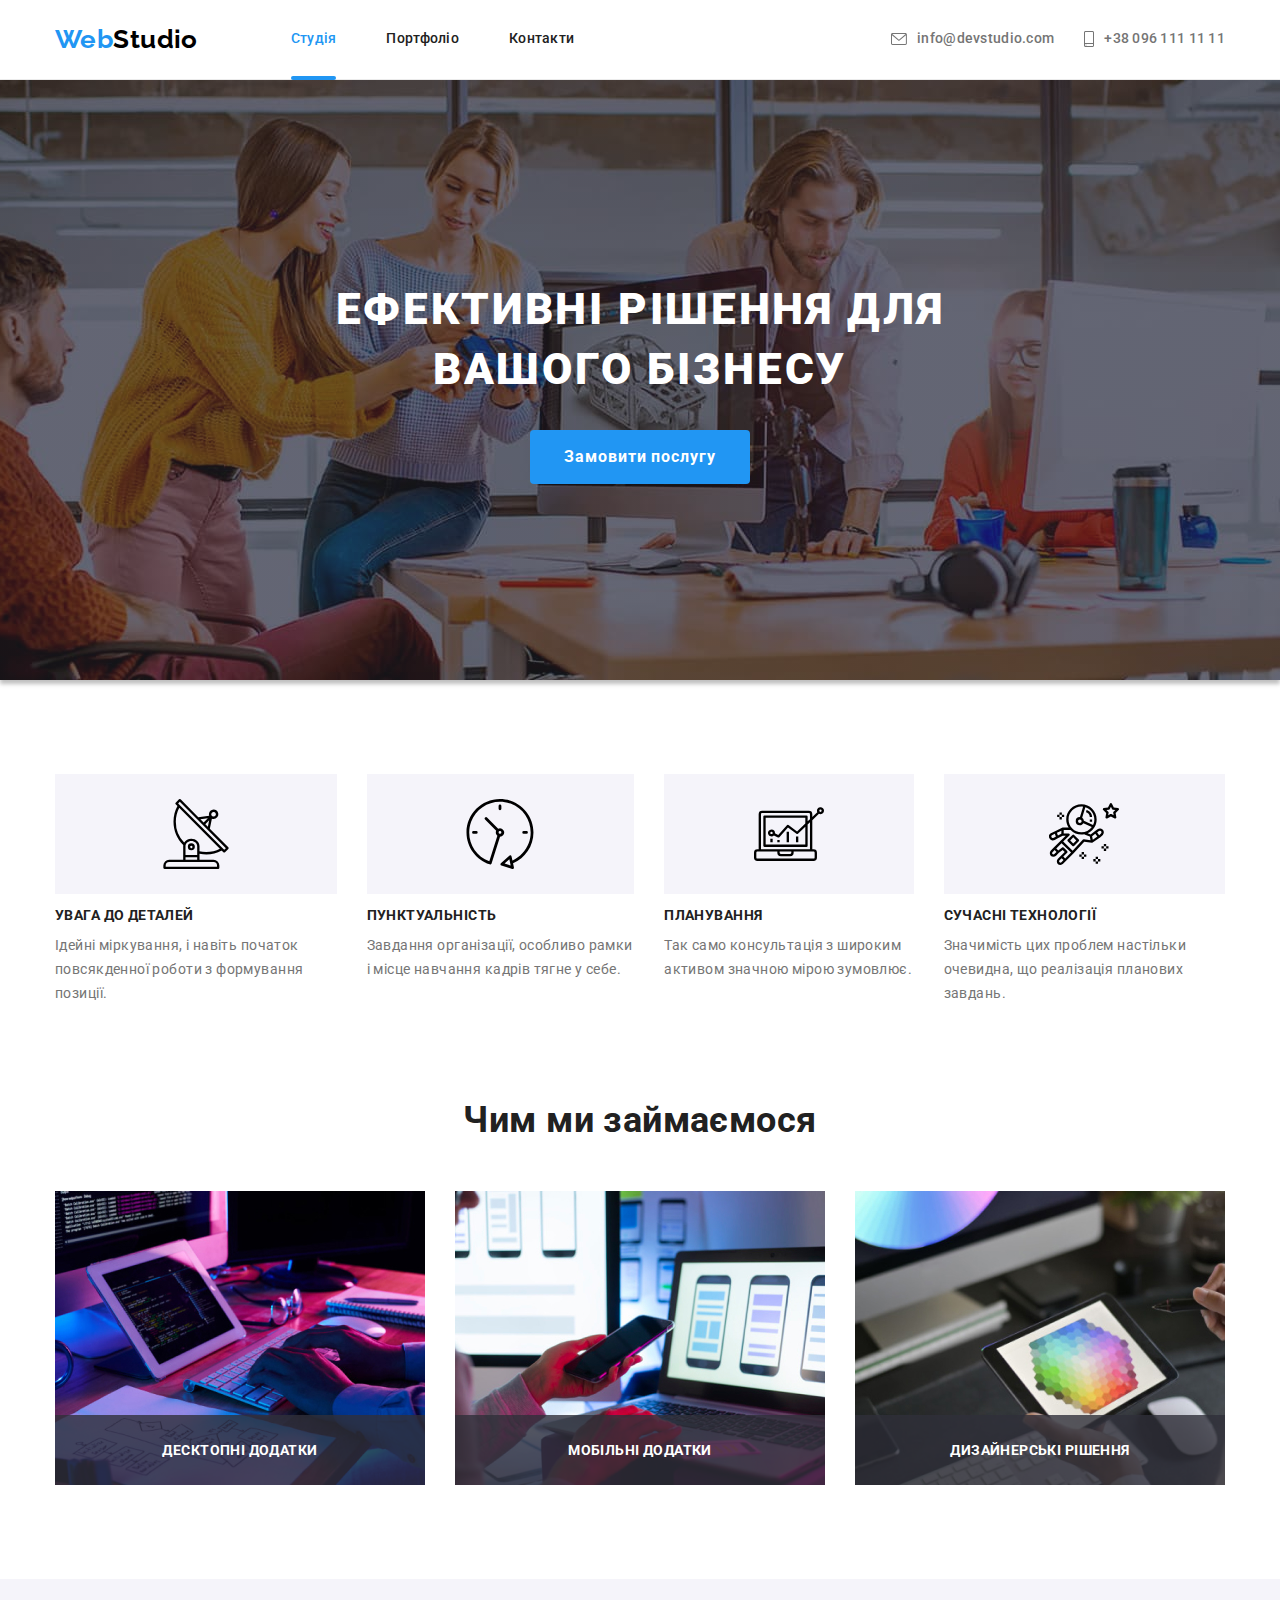
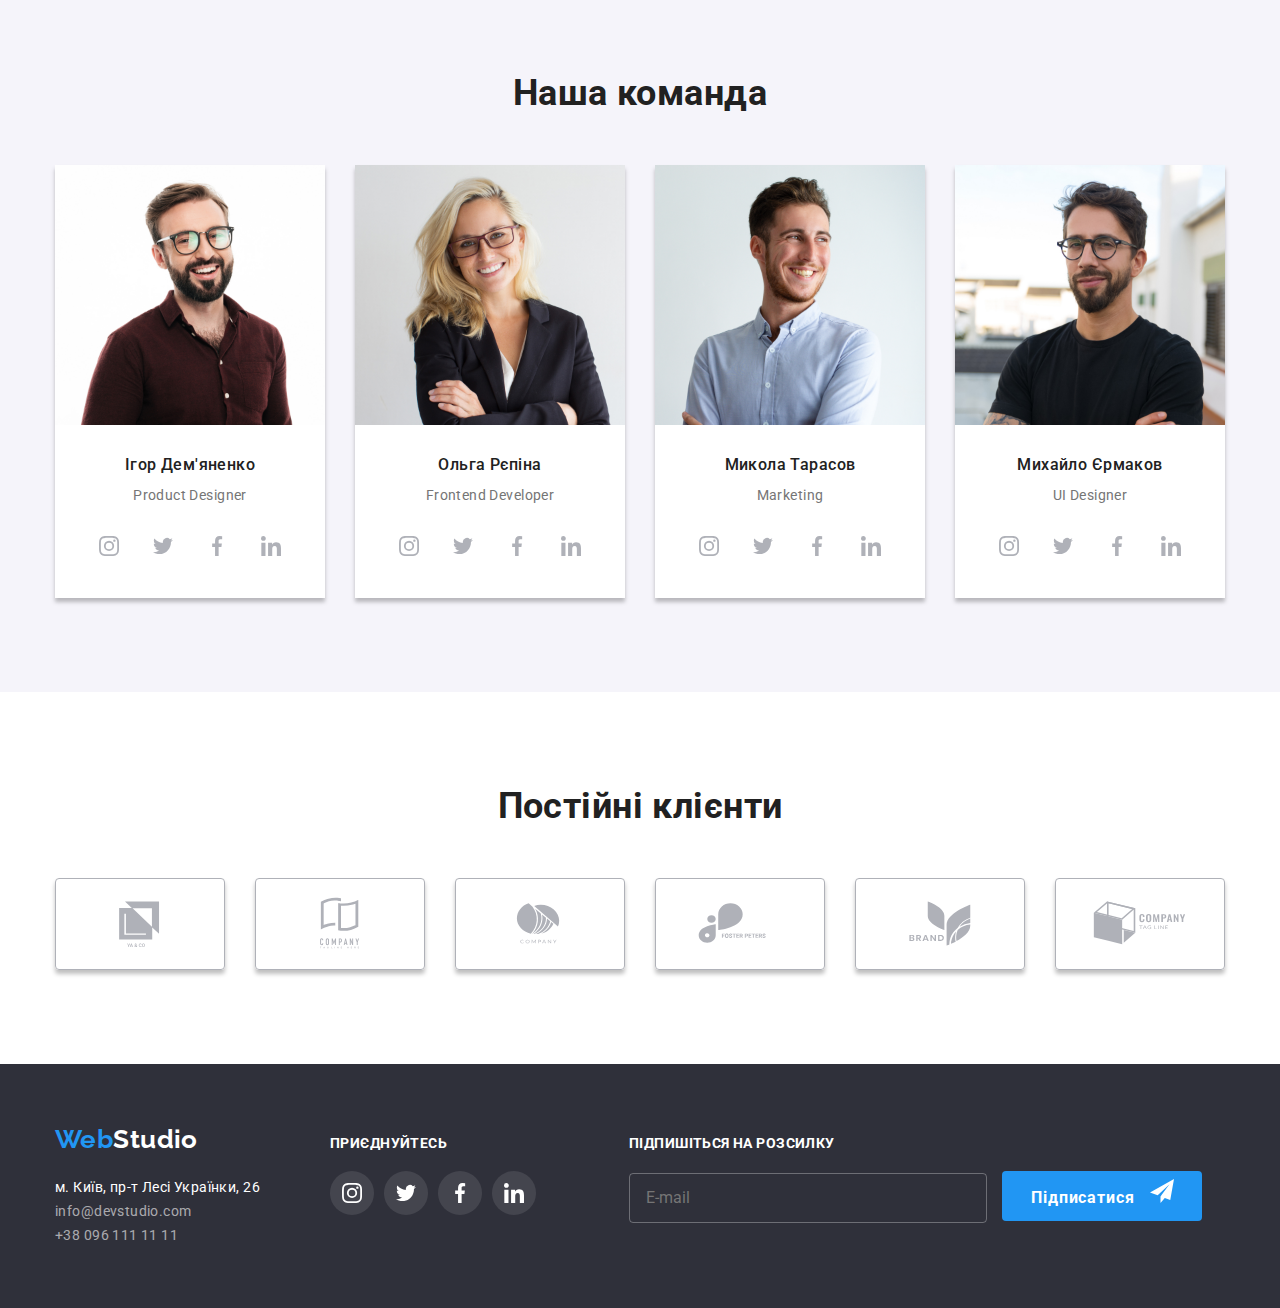
<file: index.html>
<!DOCTYPE html>
<html lang="uk">
  <head>
    <meta charset="UTF-8" />
    <meta http-equiv="X-UA-Compatible" content="IE=edge" />
    <meta name="viewport" content="width=device-width, initial-scale=1.0" />
    <title>Webstudio</title>
    <link rel="preconnect" href="https://fonts.googleapis.com" />
    <link rel="preconnect" href="https://fonts.gstatic.com" crossorigin />
    <link
      href="https://fonts.googleapis.com/css2?family=Raleway:wght@700&family=Roboto:wght@400;500;700;900&display=swap"
      rel="stylesheet"
    />
    <link
      rel="stylesheet"
      href="https://cdnjs.cloudflare.com/ajax/libs/modern-normalize/1.1.0/modern-normalize.min.css"
    />
    <link rel="stylesheet" href="./css/styles.css" />
  </head>
  <body>
    <!--Шапка сайту-->
    <header class="site-header">
      <div class="container main-nav">
        <a class="logo" href="" lang="en"
          ><span class="logo-web">Web</span>Studio</a
        >
        <nav>
          <ul class="site-nav list">
            <li class="item"><a href="" class="link current">Студія</a></li>
            <li class="item">
              <a href="./portfolio.html" class="link">Портфоліо</a>
            </li>
            <li class="item"><a href="" class="link">Контакти</a></li>
          </ul>
        </nav>
        <ul class="site-contacts list">
          <li class="item">
            <a href="mailto:info@devstudio.com" class="link"
              ><svg class="icon-envelope" width="16" height="12">
                <use href="./images/symbol-defs.svg#envelope"></use></svg
              ><span>info@devstudio.com</span></a
            >
          </li>
          <li class="item">
            <a href="tel:+380961111111" class="link"
              ><svg class="icon-smartphone link" width="10px" height="16px">
                <use href="./images/symbol-defs.svg#smartphone"></use></svg
              ><span>+38 096 111 11 11</span></a
            >
          </li>
        </ul>
      </div>
    </header>
    <main>
      <!--Герой-->
      <section class="hero">
        <h1 class="hero-title">
          Ефективні рішення для <br />
          вашого бізнесу
        </h1>
        <button data-modal-open type="button" class="button primary">
          Замовити послугу
        </button>
      </section>
      <!--Особливості-->
      <section class="section-features">
        <div class="container">
          <ul class="section-features list">
            <li class="section-features item">
              <div class="icons-features">
                <svg class="icon-antenna" width="70" height="70">
                  <use href="./images/symbol-defs.svg#antenna"></use>
                </svg>
              </div>
              <h3 class="section-features-title">Увага до деталей</h3>
              <p class="features-text">
                Ідейні міркування, і навіть початок повсякденної роботи з
                формування позиції.
              </p>
            </li>
            <li class="section-features item">
              <div class="icons-features">
                <svg class="icon-clock" width="70" height="70">
                  <use href="./images/symbol-defs.svg#clock"></use>
                </svg>
              </div>
              <h3 class="section-features-title">Пунктуальність</h3>
              <p class="features-text">
                Завдання організації, особливо рамки і місце навчання кадрів
                тягне у себе.
              </p>
            </li>
            <li class="section-features item">
              <div class="icons-features">
                <svg class="icon-diagram" width="70" height="70">
                  <use href="./images/symbol-defs.svg#diagram"></use>
                </svg>
              </div>
              <h3 class="section-features-title">Планування</h3>
              <p class="features-text">
                Так само консультація з широким активом значною мірою зумовлює.
              </p>
            </li>
            <li class="section-features item icon-astronaut">
              <div class="icons-features">
                <svg class="icon-astronaut" width="70" height="70">
                  <use href="./images/symbol-defs.svg#astronaut"></use>
                </svg>
              </div>
              <h3 class="section-features-title">Сучасні технології</h3>
              <p class="features-text">
                Значимість цих проблем настільки очевидна, що реалізація
                планових завдань.
              </p>
            </li>
          </ul>
        </div>
      </section>
      <!--Чим ми займаємось-->
      <section class="section-work">
        <div class="container">
          <h2 class="section-work-title">Чим ми займаємося</h2>
          <ul class="section-work list">
            <li class="item">
              <div class="thumb">
                <img
                  width="370"
                  height="294"
                  src="./images/box_1.jpg"
                  alt="веб"
                />
                <p class="label">Десктопні додатки</p>
              </div>
            </li>
            <li class="item">
              <div class="thumb">
                <img
                  width="370"
                  height="294"
                  src="./images/box_2.jpg"
                  alt="мобіл"
                />
                <p class="label">Мобільні додатки</p>
              </div>
            </li>
            <li class="item">
              <div class="thumb">
                <img
                  width="370"
                  height="294"
                  src="./images/box_3.jpg"
                  alt="дизайн"
                />
                <p class="label">Дизайнерські рішення</p>
              </div>
            </li>
          </ul>
        </div>
      </section>
      <!--Наша команда-->
      <section class="section-team">
        <div class="container">
          <h2 class="section-team-title">Наша команда</h2>
          <ul class="section-team list">
            <li class="item">
              <img
                class="team-img"
                width="270"
                height="260"
                src="./images/employee_1.jpg"
                alt="співробітник 1"
              />
              <h3 class="section-team-name">Ігор Дем'яненко</h3>
              <p lang="en" class="section-text">Product Designer</p>
              <ul class="social-icons list">
                <li class="social-item">
                  <a href="" class="social-link link">
                    <svg class="social-icon" width="20" height="20">
                      <use href="./images/symbol-defs.svg#instagram"></use>
                    </svg>
                  </a>
                </li>
                <li class="social-item">
                  <a href="" class="social-link link"
                    ><svg class="social-icon" width="20" height="20">
                      <use href="./images/symbol-defs.svg#twitter"></use></svg
                  ></a>
                </li>
                <li class="social-item">
                  <a href="" class="social-link link"
                    ><svg class="social-icon" width="20" height="20">
                      <use href="./images/symbol-defs.svg#facebook"></use></svg
                  ></a>
                </li>
                <li class="social-item">
                  <a href="" class="social-link link"
                    ><svg class="social-icon" width="20" height="20">
                      <use href="./images/symbol-defs.svg#linkedin"></use></svg
                  ></a>
                </li>
              </ul>
            </li>
            <li class="item">
              <img
                class="team-img"
                width="270"
                height="260"
                src="./images/employee_2.jpg"
                alt="співробітник 2"
              />
              <h3 class="section-team-name">Ольга Рєпіна</h3>
              <p lang="en" class="section-text">Frontend Developer</p>
              <ul class="social-icons list">
                <li class="social-item">
                  <a href="" class="social-link link">
                    <svg class="social-icon" width="20" height="20">
                      <use href="./images/symbol-defs.svg#instagram"></use>
                    </svg>
                  </a>
                </li>
                <li class="social-item">
                  <a href="" class="social-link link"
                    ><svg class="social-icon" width="20" height="20">
                      <use href="./images/symbol-defs.svg#twitter"></use></svg
                  ></a>
                </li>
                <li class="social-item">
                  <a href="" class="social-link link"
                    ><svg class="social-icon" width="20" height="20">
                      <use href="./images/symbol-defs.svg#facebook"></use></svg
                  ></a>
                </li>
                <li class="social-item">
                  <a href="" class="social-link link"
                    ><svg class="social-icon" width="20" height="20">
                      <use href="./images/symbol-defs.svg#linkedin"></use></svg
                  ></a>
                </li>
              </ul>
            </li>
            <li class="item">
              <img
                class="team-img"
                width="270"
                height="260"
                src="./images/employee_3.jpg"
                alt="співробітник 3"
              />
              <h3 class="section-team-name">Микола Тарасов</h3>
              <p lang="en" class="section-text">Marketing</p>
              <ul class="social-icons list">
                <li class="social-item">
                  <a href="" class="social-link link">
                    <svg class="social-icon" width="20" height="20">
                      <use href="./images/symbol-defs.svg#instagram"></use>
                    </svg>
                  </a>
                </li>
                <li class="social-item">
                  <a href="" class="social-link link"
                    ><svg class="social-icon" width="20" height="20">
                      <use href="./images/symbol-defs.svg#twitter"></use></svg
                  ></a>
                </li>
                <li class="social-item">
                  <a href="" class="social-link link"
                    ><svg class="social-icon" width="20" height="20">
                      <use href="./images/symbol-defs.svg#facebook"></use></svg
                  ></a>
                </li>
                <li class="social-item">
                  <a href="" class="social-link link"
                    ><svg class="social-icon" width="20" height="20">
                      <use href="./images/symbol-defs.svg#linkedin"></use></svg
                  ></a>
                </li>
              </ul>
            </li>
            <li class="item">
              <img
                class="team-img"
                width="270"
                height="260"
                src="./images/employee_4.jpg"
                alt="співробітник 4"
              />
              <h3 class="section-team-name">Михайло Єрмаков</h3>
              <p lang="en" class="section-text">UI Designer</p>
              <ul class="social-icons list">
                <li class="social-item">
                  <a href="" class="social-link link">
                    <svg class="social-icon" width="20" height="20">
                      <use href="./images/symbol-defs.svg#instagram"></use>
                    </svg>
                  </a>
                </li>
                <li class="social-item">
                  <a href="" class="social-link link"
                    ><svg class="social-icon" width="20" height="20">
                      <use href="./images/symbol-defs.svg#twitter"></use></svg
                  ></a>
                </li>
                <li class="social-item">
                  <a href="" class="social-link link"
                    ><svg class="social-icon" width="20" height="20">
                      <use href="./images/symbol-defs.svg#facebook"></use></svg
                  ></a>
                </li>
                <li class="social-item">
                  <a href="" class="social-link link"
                    ><svg class="social-icon" width="20" height="20">
                      <use href="./images/symbol-defs.svg#linkedin"></use></svg
                  ></a>
                </li>
              </ul>
            </li>
          </ul>
        </div>
      </section>
      <!--Постійні клієнти-->
      <section class="section-clients">
        <div class="container">
          <h2 class="clients-title">Постійні клієнти</h2>
          <ul class="clients-list list">
            <li class="item">
              <a href="" class="clients-link link"
                ><svg class="client-icon" width="106" height="60">
                  <use href="./images/symbol-defs.svg#client-a"></use></svg
              ></a>
            </li>
            <li class="item">
              <a href="" class="clients-link link"
                ><svg class="client-icon" width="106" height="60">
                  <use href="./images/symbol-defs.svg#client-b"></use></svg
              ></a>
            </li>
            <li class="item">
              <a href="" class="clients-link link"
                ><svg class="client-icon" width="106" height="60">
                  <use href="./images/symbol-defs.svg#client-c"></use></svg
              ></a>
            </li>
            <li class="item">
              <a href="" class="clients-link link"
                ><svg class="client-icon" width="106" height="60">
                  <use href="./images/symbol-defs.svg#client-d"></use></svg
              ></a>
            </li>
            <li class="item">
              <a href="" class="clients-link link"
                ><svg class="client-icon" width="106" height="60">
                  <use href="./images/symbol-defs.svg#client-e"></use></svg
              ></a>
            </li>
            <li class="item">
              <a href="" class="clients-link link"
                ><svg class="client-icon" width="106" height="60">
                  <use href="./images/symbol-defs.svg#client-f"></use></svg
              ></a>
            </li>
          </ul>
        </div>
      </section>
    </main>
    <!--Підвал сайту-->
    <footer class="footer">
      <div class="container page-footer">
        <div class="info-footer">
          <a class="logo" href="" lang="en"
            ><span class="logo-web">Web</span>Studio</a
          >
          <address class="address">
            <ul class="address list">
              <li>
                <a
                  class="address-address"
                  href="https://goo.gl/maps/eLtEUKhyBvwWfaQF7"
                  target="_blank"
                  rel="noopener noreferrer"
                  >м. Київ, пр-т Лесі Українки, 26</a
                >
              </li>
              <li>
                <a class="address-mail" href="mailto:info@devstudio.com"
                  >info@devstudio.com</a
                >
              </li>
              <li>
                <a class="address-tel" href="tel:+380961111111"
                  >+38 096 111 11 11</a
                >
              </li>
            </ul>
          </address>
        </div>
        <div class="social-footer">
          <h2 class="title-footer">приєднуйтесь</h2>
          <ul class="social-icons list">
            <li class="social-item">
              <a href="" class="social-link link">
                <svg class="social-icon" width="20" height="20">
                  <use href="./images/symbol-defs.svg#instagram"></use>
                </svg>
              </a>
            </li>
            <li class="social-item">
              <a href="" class="social-link link"
                ><svg class="social-icon" width="20" height="20">
                  <use href="./images/symbol-defs.svg#twitter"></use></svg
              ></a>
            </li>
            <li class="social-item">
              <a href="" class="social-link link"
                ><svg class="social-icon" width="20" height="20">
                  <use href="./images/symbol-defs.svg#facebook"></use></svg
              ></a>
            </li>
            <li class="social-item">
              <a href="" class="social-link link"
                ><svg class="social-icon" width="20" height="20">
                  <use href="./images/symbol-defs.svg#linkedin"></use></svg
              ></a>
            </li>
          </ul>
        </div>
        <div class="form-footer">
          <h2 class="title-footer">підпишіться на розсилку</h2>
          <div class="buttons">
            <label>
              <input type="email" name="email" placeholder="E-mail" />
            </label>
            <button type="submit" class="button-footer button primary">
              <span>Підписатися</span>
              <svg class="social-icon" width="20" height="20">
                <use href="./images/symbol-defs.svg#icon-send"></use>
              </svg>
            </button>
          </div>
        </div>
      </div>
    </footer>
    <!-- Модальне вікно -->
    <div class="backdrop is-hidden" data-modal>
      <div class="modal">
        <button class="close-modal" data-modal-close>
          <svg class="close-icon" width="18" height="18">
            <use href="./images/symbol-defs.svg#close-modal"></use>
          </svg>
        </button>
        <form name="form-communication" class="form">
          <h2 class="title-form">Залиште свої дані, ми вам передзвонимо</h2>
          <div class="form-field">
            <label for="user-name" class="form-label">Ім'я</label>
            <div class="form-wrapper">
              <input
                name="user-name"
                id="user-name"
                type="text"
                placeholder=" "
                class="form-input"
                required
              />
              <svg class="form-icon" width="18" height="18">
                <use href="./images/symbol-defs.svg#person"></use>
              </svg>
            </div>
            <label for="user-tel" class="form-label">Телефон</label>
            <div class="form-wrapper">
              <input
                name="user-tel"
                id="user-tel"
                type="tel"
                placeholder=" "
                class="form-input"
                required
              />
              <svg class="form-icon" width="18" height="18">
                <use href="./images/symbol-defs.svg#phone"></use>
              </svg>
            </div>
            <label for="user-mail" class="form-label">Пошта</label>
            <div class="form-wrapper">
              <input
                name="user-mail"
                id="user-mail"
                type="email"
                placeholder=" "
                class="form-input"
              />
              <svg class="form-icon" width="18" height="18">
                <use href="./images/symbol-defs.svg#email"></use>
              </svg>
            </div>
            <div class="form-textarea">
              <label for="user-comment" class="form-label">Коментар</label>
              <textarea
                name="user-comment"
                id="user-comment"
                placeholder="Введіть текст"
                class="form-comment"
              ></textarea>
            </div>
            <div class="form-checkbox">
              <input
                id="checkbox-agree"
                value="agree"
                name="checkbox-agree"
                type="checkbox"
                class="visually-hidden"
              />
              <label for="checkbox-agree" class="checkbox-agree">
                <span class="icon-wrapper"
                  ><svg class="agree-icon" width="12" height="11">
                    <use href="./images/symbol-defs.svg#icon-check"></use></svg
                ></span>
                Погоджуюся з розсилкою та приймаю &nbsp
                <a href="#">Умови договору</a>
              </label>
            </div>
            <button type="submit" class="button-check button primary">
              Відправити
            </button>
          </div>
        </form>
      </div>
    </div>
    <script src="./js/modal.js"></script>
  </body>
</html>
</file>
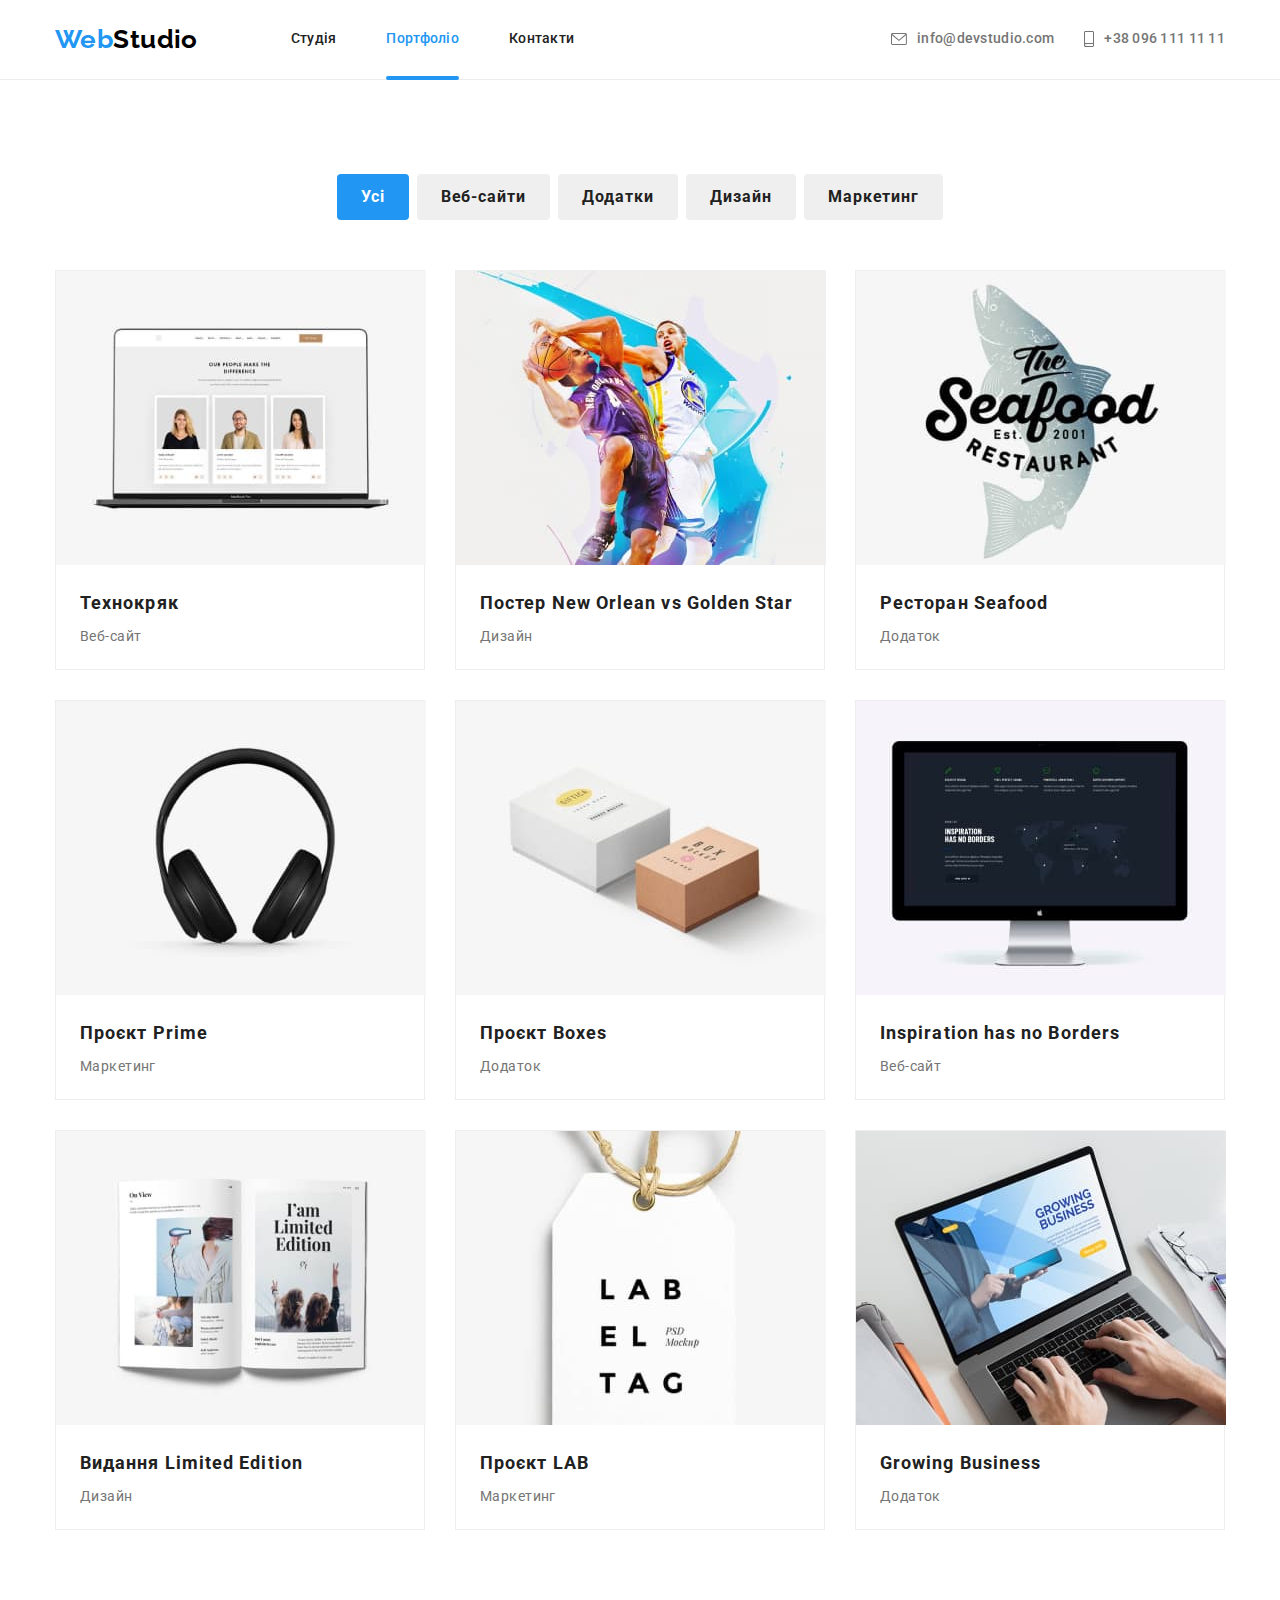
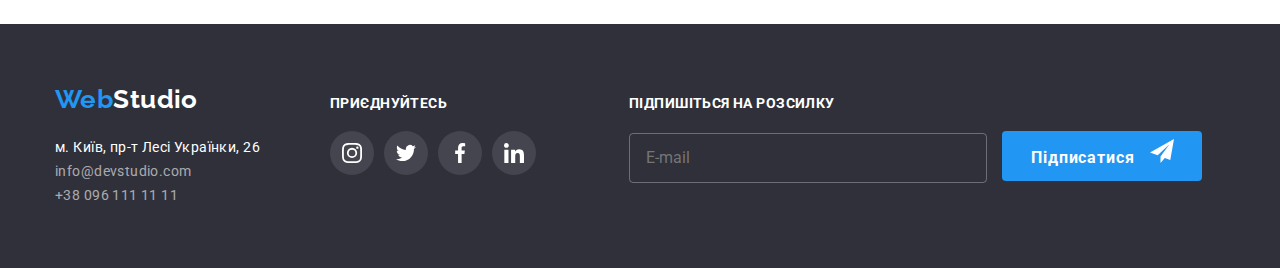
<file: portfolio.html>
<!DOCTYPE html>
<html lang="en">
  <head>
    <meta charset="UTF-8" />
    <meta http-equiv="X-UA-Compatible" content="IE=edge" />
    <meta name="viewport" content="width=device-width, initial-scale=1.0" />
    <title>Portfolio</title>
    <link rel="preconnect" href="https://fonts.googleapis.com" />
    <link rel="preconnect" href="https://fonts.gstatic.com" crossorigin />
    <link
      href="https://fonts.googleapis.com/css2?family=Raleway:wght@700&family=Roboto:wght@400;500;700;900&display=swap"
      rel="stylesheet"
    />
    <link
      rel="stylesheet"
      href="https://cdnjs.cloudflare.com/ajax/libs/modern-normalize/1.1.0/modern-normalize.min.css"
    />
    <link rel="stylesheet" href="./css/styles.css" />
  </head>
  <body>
    <!--Шапка сайту-->
    <header class="site-header">
      <div class="container main-nav">
        <a class="logo" href="./index.html" lang="en"
          ><span class="logo-web">Web</span>Studio</a
        >
        <nav>
          <ul class="site-nav list">
            <li class="item"><a href="./index.html" class="link">Студія</a></li>
            <li class="item"><a href="#" class="link current">Портфоліо</a></li>
            <li class="item"><a href="#" class="link">Контакти</a></li>
          </ul>
        </nav>
        <ul class="site-contacts list">
          <li class="item">
            <a href="mailto:info@devstudio.com" class="link"
              ><svg class="icon-envelope" width="16" height="12">
                <use href="./images/symbol-defs.svg#envelope"></use></svg
              ><span>info@devstudio.com</span></a
            >
          </li>
          <li class="item">
            <a href="tel:+380961111111" class="link"
              ><svg class="icon-smartphone link" width="10px" height="16px">
                <use href="./images/symbol-defs.svg#smartphone"></use></svg
              ><span>+38 096 111 11 11</span></a
            >
          </li>
        </ul>
      </div>
    </header>
    <main>
      <!-- Наші проекти -->
      <section class="section-portfolio">
        <div class="container">
          <h2 class="visually-hidden">Наші проекти</h2>
          <ul class="section-filter list">
            <li class="filter-btn">
              <button type="button" class="button primary">Усі</button>
            </li>
            <li class="filter-btn">
              <button type="button" class="button">Веб-сайти</button>
            </li>
            <li class="filter-btn">
              <button type="button" class="button">Додатки</button>
            </li>
            <li class="filter-btn">
              <button type="button" class="button">Дизайн</button>
            </li>
            <li class="filter-btn">
              <button type="button" class="button">Маркетинг</button>
            </li>
          </ul>
          <ul class="section-prodject list">
            <li class="section-prodject item">
              <a href="">
                <div class="prodject-thumb">
                  <img
                    class="prodject-img"
                    width="370"
                    height="294"
                    src="./images/project1.jpg"
                    alt="Веб-сайт"
                  />
                  <div class="overlay">
                    <p>
                      Ресурс пропонує комплексні пропозиції з різним рівнем
                      функціоналу та сервісів. Все це дозволить відвідувачу
                      отримати вичерпні відомості про компанію чи приватну
                      особу.
                    </p>
                  </div>
                </div>
                <h2 class="section-prodject-title">Технокряк</h2>
                <p class="section-prodject-text">Веб-сайт</p></a
              >
            </li>
            <li class="section-prodject item">
              <a href="">
                <div class="prodject-thumb">
                  <img
                    class="prodject-img"
                    width="370"
                    height="294"
                    src="./images/project2.jpg"
                    alt="Дизайн"
                  />
                  <div class="overlay">
                    <p>
                      Ресурс пропонує комплексні пропозиції з різним рівнем
                      функціоналу та сервісів. Все це дозволить відвідувачу
                      отримати вичерпні відомості про компанію чи приватну
                      особу.
                    </p>
                  </div>
                </div>
                <h2 class="section-prodject-title">
                  Постер New Orlean vs Golden Star
                </h2>
                <p class="section-prodject-text">Дизайн</p></a
              >
            </li>
            <li class="section-prodject item">
              <a href="">
                <div class="prodject-thumb">
                  <img
                    class="prodject-img"
                    width="370"
                    height="294"
                    src="./images/project3.jpg"
                    alt="Додаток"
                  />
                  <div class="overlay">
                    <p>
                      Ресурс пропонує комплексні пропозиції з різним рівнем
                      функціоналу та сервісів. Все це дозволить відвідувачу
                      отримати вичерпні відомості про компанію чи приватну
                      особу.
                    </p>
                  </div>
                </div>
                <h2 class="section-prodject-title">Ресторан Seafood</h2>
                <p class="section-prodject-text">Додаток</p></a
              >
            </li>
            <li class="section-prodject item">
              <a href="">
                <div class="prodject-thumb">
                  <img
                    class="prodject-img"
                    width="370"
                    height="294"
                    src="./images/project4.jpg"
                    alt="Маркетинг"
                  />
                  <div class="overlay">
                    <p>
                      Ресурс пропонує комплексні пропозиції з різним рівнем
                      функціоналу та сервісів. Все це дозволить відвідувачу
                      отримати вичерпні відомості про компанію чи приватну
                      особу.
                    </p>
                  </div>
                </div>
                <h2 class="section-prodject-title">Проєкт Prime</h2>
                <p class="section-prodject-text">Маркетинг</p></a
              >
            </li>
            <li class="section-prodject item">
              <a href="">
                <div class="prodject-thumb">
                  <img
                    class="prodject-img"
                    width="370"
                    height="294"
                    src="./images/project5.jpg"
                    alt="Додаток"
                  />
                  <div class="overlay">
                    <p>
                      Ресурс пропонує комплексні пропозиції з різним рівнем
                      функціоналу та сервісів. Все це дозволить відвідувачу
                      отримати вичерпні відомості про компанію чи приватну
                      особу.
                    </p>
                  </div>
                </div>
                <h2 class="section-prodject-title">Проєкт Boxes</h2>
                <p class="section-prodject-text">Додаток</p></a
              >
            </li>
            <li class="section-prodject item">
              <a href="">
                <div class="prodject-thumb">
                  <img
                    class="prodject-img"
                    width="370"
                    height="294"
                    src="./images/project6.jpg"
                    alt="Веб-сайт"
                  />
                  <div class="overlay">
                    <p>
                      Ресурс пропонує комплексні пропозиції з різним рівнем
                      функціоналу та сервісів. Все це дозволить відвідувачу
                      отримати вичерпні відомості про компанію чи приватну
                      особу.
                    </p>
                  </div>
                </div>
                <h2 class="section-prodject-title" lang="en">
                  Inspiration has no Borders
                </h2>
                <p class="section-prodject-text">Веб-сайт</p></a
              >
            </li>
            <li class="section-prodject item">
              <a href="">
                <div class="prodject-thumb">
                  <img
                    class="prodject-img"
                    width="370"
                    height="294"
                    src="./images/project7.jpg"
                    alt="Дизайн"
                  />
                  <div class="overlay">
                    <p>
                      Ресурс пропонує комплексні пропозиції з різним рівнем
                      функціоналу та сервісів. Все це дозволить відвідувачу
                      отримати вичерпні відомості про компанію чи приватну
                      особу.
                    </p>
                  </div>
                </div>
                <h2 class="section-prodject-title">Видання Limited Edition</h2>
                <p class="section-prodject-text">Дизайн</p></a
              >
            </li>
            <li class="section-prodject item">
              <a href="">
                <div class="prodject-thumb">
                  <img
                    class="prodject-img"
                    width="370"
                    height="294"
                    src="./images/project8.jpg"
                    alt="Маркетинг"
                  />
                  <div class="overlay">
                    <p>
                      Ресурс пропонує комплексні пропозиції з різним рівнем
                      функціоналу та сервісів. Все це дозволить відвідувачу
                      отримати вичерпні відомості про компанію чи приватну
                      особу.
                    </p>
                  </div>
                </div>
                <h2 class="section-prodject-title">Проєкт LAB</h2>
                <p class="section-prodject-text">Маркетинг</p></a
              >
            </li>
            <li class="section-prodject item">
              <a href="">
                <div class="prodject-thumb">
                  <img
                    class="prodject-img"
                    width="370"
                    height="294"
                    src="./images/project9.jpg"
                    alt="Додаток"
                  />
                  <div class="overlay">
                    <p>
                      Ресурс пропонує комплексні пропозиції з різним рівнем
                      функціоналу та сервісів. Все це дозволить відвідувачу
                      отримати вичерпні відомості про компанію чи приватну
                      особу.
                    </p>
                  </div>
                </div>
                <h2 class="section-prodject-title" lang="en">
                  Growing Business
                </h2>
                <p class="section-prodject-text">Додаток</p></a
              >
            </li>
          </ul>
        </div>
      </section>
    </main>
    <!--Підвал сайту-->
    <footer class="footer">
      <div class="container page-footer">
        <div class="info-footer">
          <a class="logo" href="" lang="en"
            ><span class="logo-web">Web</span>Studio</a
          >
          <address class="address">
            <ul class="address list">
              <li>
                <a
                  class="address-address"
                  href="https://goo.gl/maps/eLtEUKhyBvwWfaQF7"
                  target="_blank"
                  rel="noopener noreferrer"
                  >м. Київ, пр-т Лесі Українки, 26</a
                >
              </li>
              <li>
                <a class="address-mail" href="mailto:info@devstudio.com"
                  >info@devstudio.com</a
                >
              </li>
              <li>
                <a class="address-tel" href="tel:+380961111111"
                  >+38 096 111 11 11</a
                >
              </li>
            </ul>
          </address>
        </div>
        <div class="social-footer">
          <h2 class="title-footer">приєднуйтесь</h2>
          <ul class="social-icons list">
            <li class="social-item">
              <a href="" class="social-link link">
                <svg class="social-icon" width="20" height="20">
                  <use href="./images/symbol-defs.svg#instagram"></use>
                </svg>
              </a>
            </li>
            <li class="social-item">
              <a href="" class="social-link link"
                ><svg class="social-icon" width="20" height="20">
                  <use href="./images/symbol-defs.svg#twitter"></use></svg
              ></a>
            </li>
            <li class="social-item">
              <a href="" class="social-link link"
                ><svg class="social-icon" width="20" height="20">
                  <use href="./images/symbol-defs.svg#facebook"></use></svg
              ></a>
            </li>
            <li class="social-item">
              <a href="" class="social-link link"
                ><svg class="social-icon" width="20" height="20">
                  <use href="./images/symbol-defs.svg#linkedin"></use></svg
              ></a>
            </li>
          </ul>
        </div>
        <div class="form-footer">
          <h2 class="title-footer">підпишіться на розсилку</h2>
          <div class="buttons">
            <label>
              <input type="email" name="email" placeholder="E-mail" />
            </label>
            <button type="submit" class="button-footer button primary">
              <span>Підписатися</span>
              <svg class="social-icon" width="20" height="20">
                <use href="./images/symbol-defs.svg#icon-send"></use>
              </svg>
            </button>
          </div>
        </div>
      </div>
    </footer>
  </body>
</html>
</file>
<file: css/styles.css>
/* колір основного тексту #757575 */
/* вторинний колір тексту #212121 */
/* білий #FFFFFF */
/* чорний #000000 */
/* акцент #2196F3 */
/* колір фону #F5F5F5 */
/* вторинний колір фону #EEEEEE */
/* колір фону кнопок #F5F4FA*/
/* колір фону шапки #ECECEC */
/* колір фону підвалу #2F303A */

:root {
  --primary-text-color: #757575;
  --title-text-color: #212121;
  --accent-color: #2196f3;
  --white-text-color: #ffffff;
  --dark-text-color: #000000;
  --footer-text-color: rgba(255, 255, 255, 0.6);
  --primary-bg-color: #f5f5f5;
  --secondary-bg-color: #eeeeee;
  --header-bg-color: #ececec;
  --footer-bg-color: #2f303a;
  --btn-bg-color: #f5f4fa;
  --white-bg-color: #ffffff;
}

body {
  background-color: var(--white-bg-color);
  color: var(--primary-text-color);
  font-family: "Roboto", sans-serif;
  font-weight: 400;
  font-size: 14px;
  line-height: 1.71;
  letter-spacing: 0.03em;
}

img {
  display: block;
  width: 100%;
  height: auto;
}

.list {
  list-style: none;
  padding: 0;
  margin: 0;
}

a {
  text-decoration: none;
}

.container {
  margin-left: auto;
  margin-right: auto;
  width: 1200px;
  padding-left: 15px;
  padding-right: 15px;
  /* outline: 2px solid tomato; */
}

/* --Header-----------------*/
.site-header {
  border-bottom: 1px solid #ececec;
  padding: 24px 0;
}
.main-nav {
  display: flex;
  align-items: center;
}

/* --Logo------------------------- */
.logo {
  color: var(--dark-text-color);
  font-family: "Raleway";
  font-weight: 700;
  font-size: 26px;
  line-height: 1.19;
  letter-spacing: inherit;
}
.logo-web {
  color: var(--accent-color);
}

/* --Site nav-------------------- */
.site-nav {
  display: flex;
  margin-left: 93px;
}
/*для сусіднього*/
.site-nav .item + .item {
  margin-left: 50px;
}
/*для всіх крім останнього
.site-nav .item:not(:last-child) {
  margin-right: 50px;
}*/
/*для останнього обнуляється
.site-nav .item:last-child {
  margin-right: 0;
}*/

.site-nav .link {
  display: block;
  color: var(--title-text-color);
  font-weight: 500;
  font-size: 14px;
  line-height: 1.14;
  letter-spacing: 0.02em;

  transition: color 250ms cubic-bezier(0.4, 0, 0.2, 1);
}

.site-nav .link:hover,
.site-nav .link:focus {
  color: var(--accent-color);
}
.site-nav .link.current {
  position: relative;
  color: var(--accent-color);
}
.current::after {
  content: "";
  position: absolute;
  display: block;
  bottom: -33px;
  width: 100%;
  height: 4px;
  border-radius: 2px;
  background-color: var(--accent-color);
}

/* --Site contacts------------------- */
.site-contacts {
  display: flex;
  margin-left: auto;
  align-items: center;
}
.site-contacts .item + .item {
  margin-left: 30px;
}
.site-contacts .link {
  display: flex;
  align-items: center;
  justify-content: center;
  color: var(--primary-text-color);
  font-weight: 500;
  font-size: 14px;
  line-height: 1.14;
  letter-spacing: 0.02em;

  transition: color 250ms cubic-bezier(0.4, 0, 0.2, 1);
}
.site-contacts .link:hover,
.site-contacts .link:focus {
  color: var(--accent-color);
}
.icon-envelope,
.icon-smartphone {
  display: block;
  box-sizing: content-box;
  padding-right: 10px;
  fill: currentColor;
}

/* --Hero------------------------------ */
.hero {
  max-width: 1600px;
  height: 600px;
  margin-left: auto;
  margin-right: auto;
  background: rgba(47, 48, 58, 0.4);
  background-image: linear-gradient(
      to right,
      rgba(47, 48, 58, 0.4),
      rgba(47, 48, 58, 0.4)
    ),
    url(../images/hero-bg.jpg);
  background-repeat: no-repeat;
  background-position: center;
  background-size: cover;
  box-shadow: 0px 4px 4px rgba(0, 0, 0, 0.25);
  padding-top: 200px;
  padding-bottom: 200px;
  text-align: center;
}

.hero-title {
  margin-top: 0;
  margin-bottom: 30px;
  color: var(--white-text-color);
  font-weight: 900;
  font-size: 44px;
  line-height: 1.36;
  letter-spacing: 0.06em;
  text-transform: uppercase;
}

/* --Button-------------------------- */
.button {
  color: var(--title-text-color);
  background-color: var(--btn-bg-color: #f5f4fa);
  border-color: transparent;
  font-family: "Roboto";
  font-weight: 700;
  font-size: 16px;
  line-height: 1.88;
  letter-spacing: 0.06em;
  border-radius: 4px;
  padding: 6px 22px;
  transition: color 250ms cubic-bezier(0.4, 0, 0.2, 1),
    background-color 250ms cubic-bezier(0.4, 0, 0.2, 1),
    border-color 250ms cubic-bezier(0.4, 0, 0.2, 1),
    box-shadow 250ms cubic-bezier(0.4, 0, 0.2, 1);
}

.button.primary {
  color: var(--white-text-color);
  background-color: var(--accent-color);
  border-color: transparent;
}
.button:hover,
.button:focus {
  color: var(--white-text-color);
  background-color: var(--accent-color);
  border-color: transparent;
  box-shadow: 0px 4px 4px rgba(0, 0, 0, 0.25);
}
.button {
  cursor: pointer;
}
.hero > .button {
  padding: 10px 32px;
}

/* --Features-------------------------- */
.section-features .container {
  padding-top: 94px;
  padding-bottom: 94px;
}
.section-features .list {
  display: flex;
  margin-top: 0;
}
.section-features .item {
  width: calc((100%-90px) / 4);
}
/* .section-features .item::before {
  display: block;
  content: "";
  height: 120px;
  background-color: var(--btn-bg-color);  
  background-size: 70px;
  background-repeat: no-repeat;
  background-position: center;
}
.icon-antenna::before {
  background-image: url(../images/icon-antenna.svg);
}
.icon-clock::before {
  background-image: url(../images/icon-clock.svg);
}
.icon-diagram::before {
  background-image: url(../images/icon-diagram.svg);
}
.icon-astronaut::before {
  background-image: url(../images/icon-astronaut.svg);
} */
.icons-features {
  display: flex;
  height: 120px;
  align-items: center;
  justify-content: center;
  background-color: var(--btn-bg-color);
}

.section-features-title {
  margin-bottom: 10px;
  color: var(--title-text-color);
  font-weight: 700;
  font-size: 14px;
  line-height: 1.14;
  text-transform: uppercase;
}
.features-text {
  margin-top: 0;
  margin-bottom: 0;
}
.section-features .item + .item {
  margin-left: 30px;
}
/* --Work----------------------------- */
.section-work {
  display: flex;
}
.section-work-title {
  margin-top: 0;
  margin-bottom: 50px;
  color: var(--title-text-color);
  font-weight: 700;
  font-size: 36px;
  line-height: 1.16;
  text-align: center;
}
.section-work .list {
  padding-bottom: 94px;
}
.section-work .item + .item {
  margin-left: 30px;
}
.thumb {
  position: relative;
  overflow: hidden;
}
.thumb > .label {
  position: absolute;
  bottom: 0;
  width: 100%;
  height: 70px;
  margin: 0;
  text-align: center;
  padding-top: 27px;
  background-color: rgba(47, 48, 58, 0.8);
  color: #ffffff;
  text-transform: uppercase;
  font-weight: 700;
  line-height: 1.143;
}

/* --Team------------------------------- */
.section-team {
  display: flex;
  max-width: 1600px;
  margin-left: auto;
  margin-right: auto;
  padding-top: 94px;
  padding-bottom: 94px;
  background-color: var(--btn-bg-color);
}
.section-team .list {
  padding-top: 0;
  padding-bottom: 0;
}
.section-team-title {
  margin-top: 0;
  margin-bottom: 50px;
  color: var(--title-text-color);
  font-weight: 700;
  font-size: 36px;
  line-height: 1.16;
  text-align: center;
}
.section-team .item {
  background-color: var(--white-bg-color);
  margin-top: 0;
  margin-bottom: 0;
  box-shadow: 0px 4px 4px rgba(0, 0, 0, 0.25);
}
.section-team .item + .item {
  margin-left: 30px;
}
.team-img {
  margin-bottom: 30px;
}

.section-team-name {
  margin-top: 0;
  margin-bottom: 10px;
  color: var(--title-text-color);
  text-align: center;
  font-style: normal;
  font-weight: 500;
  font-size: 16px;
  line-height: 1.19;
}
.section-text {
  margin-top: 0;
  margin-bottom: 16px;
  text-align: center;
}

.social-icons {
  display: flex;
  justify-content: center;
  margin-top: 0;
  margin-bottom: 30px;
}

.social-item {
  width: 44px;
  height: 44px;
  margin-right: 10px;
}
.social-item:last-child {
  margin-right: 0;
}
.section-team .social-link {
  display: flex;
  width: 100%;
  height: 100%;
  align-items: center;
  justify-content: center;
  border-radius: 50%;
  background-color: #ffffff;
  color: #afb1b8;
  transition: color 250ms cubic-bezier(0.4, 0, 0.2, 1),
    background-color 250ms cubic-bezier(0.4, 0, 0.2, 1);
}

.section-team .social-icon {
  fill: currentColor;
}
.section-team .social-link:hover,
.section-team .social-link:focus {
  background-color: var(--accent-color);
  color: #ffffff;
}
/* --Clients-------------------------- */
.section-clients {
  display: flex;
  padding-top: 94px;
  padding-bottom: 94px;
}
.clients-title {
  margin-top: 0;
  margin-bottom: 50px;
  color: var(--title-text-color);
  font-weight: 700;
  font-size: 36px;
  line-height: 1.16;
  text-align: center;
}
.clients-list {
  display: flex;
}

.section-clients .item + .item {
  margin-left: 30px;
}
.section-clients .clients-link {
  display: flex;
  align-items: center;
  justify-content: center;
  width: 170px;
  height: 92px;
  padding: 16px 32px;
  border: 1px solid #afb1b8;
  border-radius: 4px;
  box-shadow: 0px 4px 4px rgba(0, 0, 0, 0.25);
  color: #afb1b8;
  transition: color 250ms cubic-bezier(0.4, 0, 0.2, 1),
    border 250ms cubic-bezier(0.4, 0, 0.2, 1);
}
.section-clients .client-icon {
  fill: currentColor;
}
.section-clients .clients-link:hover,
.section-clients .clients-link:focus {
  border: 1px solid var(--accent-color);
  color: var(--accent-color);
}

/* --Portfolio------------------------*/
/* Прихований заголовок */
.visually-hidden {
  position: absolute;
  width: 1px;
  height: 1px;
  margin: -1px;
  border: 0;
  padding: 0;

  white-space: nowrap;
  clip-path: inset(100%);
  clip: rect(0 0 0 0);
  overflow: hidden;
}

.section-portfolio {
  margin-top: 94px;
  margin-bottom: 94px;
}
/* --Filter------------------ */
.section-filter {
  display: flex;
  margin-bottom: 50px;
  justify-content: center;
}
.filter-btn + .filter-btn {
  margin-left: 8px;
}
/* --Project---------------------- */
.section-prodject {
  display: flex;
  flex-wrap: wrap;
  padding: 0;
}

.section-prodject .item {
  width: calc((100% - 60px) / 3);
  border: 1px solid #eeeeee;
  margin-right: 30px;
  transition: box-shadow 250ms cubic-bezier(0.4, 0, 0.2, 1);
}
.section-prodject .item:nth-child(3n) {
  margin-right: 0;
}
.section-prodject .item:not(:nth-last-child(-n + 3)) {
  margin-bottom: 30px;
}
.section-prodject .item:hover,
.section-prodject .item:focus {
  box-shadow: 0px 4px 4px rgba(0, 0, 0, 0.25);
  opacity: 1;
}

.prodject-thumb {
  position: relative;
  width: 370px;
  height: 294px;
  overflow: hidden;
}
/* .prodject-thumb::after {
  display: inline-block;
  position: absolute;
  content: "";
  width: 100%;
  height: 100%;
  background-color: var(--accent-color);
  opacity: 0;
} */
.section-prodject .item:hover .overlay {
  transform: translatex(0);
}
.overlay {
  position: absolute;
  bottom: 0;
  right: 0;
  width: 100%;
  height: 100%;
  /* margin-bottom: -20px; */
  align-items: center;
  justify-content: center;
  background-color: var(--accent-color);

  transform: translateY(100%);
  transition: transform 250ms cubic-bezier(0.4, 0, 0.2, 1);
}
.overlay > p {
  padding: 63px 24px;

  font-size: 18px;
  line-height: 1.556;
  color: var(--white-text-color);
}
.prodject-img {
  margin-bottom: 20px;
}
.section-prodject-title {
  margin-top: 0;
  margin-right: auto;
  margin-bottom: 4px;
  margin-left: 24px;
  padding-top: 20px;
  color: var(--title-text-color);
  font-weight: 700;
  font-size: 18px;
  line-height: 2;
  letter-spacing: 0.06em;
}

.section-prodject-text {
  margin: 0 auto 20px 24px;
  color: var(--primary-text-color);
}

/* --Footer--------------------------- */
.footer {
  display: flex;
  max-width: 1600px;
  margin-left: auto;
  margin-right: auto;
  background-color: var(--footer-bg-color);
  font-weight: 400;
  font-size: 14px;
  line-height: 1.71;
}
.page-footer {
  display: flex;
  align-items: baseline;
}
.info-footer {
  display: block;
  padding-top: 60px;
  padding-bottom: 60px;
  margin-right: 70px;
}
.footer .logo {
  color: var(--white-text-color);
}
.address {
  margin-top: 20px;
}
.address-address {
  color: var(--white-text-color);
  font-style: normal;
  transition: color 250ms cubic-bezier(0.4, 0, 0.2, 1);
}
.address-address:hover,
.address-address:focus {
  color: var(--accent-color);
}
.address-mail,
.address-tel {
  margin-top: 9px;
  color: var(--footer-text-color);
  font-style: normal;
  transition: color 250ms cubic-bezier(0.4, 0, 0.2, 1);
}
.address-mail:hover,
.address-mail:focus {
  color: var(--accent-color);
}
.address-tel:hover,
.address-tel:focus {
  color: var(--accent-color);
}
.social-footer {
  display: block;

  margin-right: 0;

  margin-left: 0;
}
.title-footer {
  font-weight: 700;
  font-size: 14px;
  line-height: 1.16;
  text-transform: uppercase;
  text-align: left;
  margin-top: 63px;
  margin-bottom: 20px;
  color: #ffffff;
}
.social-footer .social-link {
  display: flex;
  width: 100%;
  height: 100%;
  align-items: center;
  justify-content: center;
  border-radius: 50%;
  background-color: rgba(255, 255, 255, 0.1);
  color: #ffffff;
  transition: background-color 250ms cubic-bezier(0.4, 0, 0.2, 1);
}

.social-footer .social-icon {
  fill: currentColor;
}
.social-footer .social-link:hover,
.social-footer .social-link:focus {
  background-color: var(--accent-color);
}

.form-footer {
  display: flex;
  flex-direction: column;
  margin-left: 93px;
  margin-right: auto;
}
.buttons input {
  outline: none;
  width: 358px;
  height: 50px;
  background-color: inherit;
  border: 1px solid rgba(255, 255, 255, 0.3);
  border-radius: 4px;
  transition: border 250ms cubic-bezier(0.4, 0, 0.2, 1);
}
.buttons [placeholder] {
  padding-left: 16px;
  font-size: 16px;
  line-height: 1.25;
  color: rgba(255, 255, 255, 0.6);
}
.buttons input:hover,
.buttons input:focus,
.buttons input:active {
  border: 1px solid var(--accent-color);
  background-color: var(--footer-bg-color);
  color: var(--white-text-color);
}
.button-footer {
  width: 200px;
  height: 50px;
  margin-left: 12px;
  align-items: center;
  justify-content: center;
  transition: box-shadow 250ms cubic-bezier(0.4, 0, 0.2, 1);
  /* background-color: var(--accent-color);
  color: var(--white-text-color);
   */
}
.button-footer svg {
  margin-left: 10px;
  width: 24px;
  height: 24px;
  fill: var(--white-text-color);
}
.button-footer:hover,
.button-footer:focus {
  box-shadow: 0px 4px 4px 0px rgba(0, 0, 0, 0.15);
}

/* --Modal--------------------------- */
.backdrop {
  position: fixed;
  top: 0;
  left: 0;
  width: 100%;
  height: 100%;
  background-color: rgba(0, 0, 0, 0.2);

  opacity: 1;
  transition: opacity 250ms cubic-bezier(0.4, 0, 0.2, 1);
}
.backdrop.is-hidden {
  opacity: 0;
  pointer-events: none;
}
.backdrop.is-hidden .modal {
  transform: translate(-50%, -50%) scale(0.9);
}

.modal {
  position: absolute;
  top: 50%;
  left: 50%;

  height: 620px;
  width: 528px;
  border-radius: 4px;
  background-color: #fff;

  transform: translate(-50%, -50%) scale(1);

  transition: transform 250mc cubic-bezier(0.4, 0, 0.2, 1);
}
.close-modal {
  position: absolute;
  top: 8px;
  right: 8px;
  display: flex;
  align-items: center;
  justify-content: center;
  fill: rgba(0, 0, 0, 1);
  background: transparent;
  width: 30px;
  height: 30px;
  border: 1px solid rgba(0, 0, 0, 0.1);
  border-radius: 50%;
  box-shadow: 0px 2px 1px 0px rgba(0, 0, 0, 0.2),
    0px 1px 1px 0px rgba(0, 0, 0, 0.14), 0px 1px 3px 0px rgba(0, 0, 0, 0.12);
  transition: fill 250ms cubic-bezier(0.4, 0, 0.2, 1),
    box-chadow 250ms cubic-bezier(0.4, 0, 0.2, 1);
}

.close-modal:hover,
.close-modal:focus {
  fill: var(--accent-color);
  box-shadow: 0px 4px 4px 0px rgba(0, 0, 0, 0.25);
}
.close-modal {
  cursor: pointer;
}
.form {
  display: block;
  padding-top: 40px;
  padding-right: 39px;
  padding-bottom: 40px;
  padding-left: 41px;
  margin-left: auto;
  margin-right: auto;
}
.title-form {
  text-align: center;
  font-weight: 700;
  font-size: 20px;
  line-height: 1.172;
  color: var(--title-text-color);
}
.form-label {
  width: 100%;
  font-weight: 400;
  font-size: 12px;
  line-height: 1.17;
  color: var(--primary-text-color);
}
.form-input {
  width: 100%;
  height: 40px;
  padding-left: 42px;

  border: 1px solid rgba(33, 33, 33, 0.2);
  border-radius: 4px;
  font-weight: 700;
  font-size: 16px;
  line-height: 1.17;
  color: var(--accent-color);
}
.form-input,
.form-comment::placeholder {
  font-weight: 400;
  font-size: 16px;
  line-height: 1.17;
  color: rgba(117, 117, 117, 0.5);
}
.form-comment {
  width: 100%;
  height: 120px;
  border-color: rgba(33, 33, 33, 0.2);
  border-radius: 4px;
  resize: none;
  padding: 12px 16px;
  margin-bottom: 20px;
}
.form-wrapper {
  position: relative;
  margin-bottom: 10px;
}
.form-icon {
  position: absolute;
  left: 12px;
  top: 50%;
  transform: translateY(-50%);
  fill: var(--primary-text-color);
}

.form-input:focus + .form-icon,
.form-input:hover + .form-icon {
  fill: var(--accent-color);
}
.form-wrapper input {
  transition: border 250ms cubic-bezier(0.4, 0, 0.2, 1);
}
.form-wrapper input:hover,
.form-wrapper input:focus,
.form-wrapper input:active {
  outline-style: none;
  border: 1px solid var(--accent-color);
}
.form-textarea textarea {
  transition: border 250ms cubic-bezier(0.4, 0, 0.2, 1);
}
.form-textarea textarea:hover,
.form-textarea textarea:focus,
.form-textarea textarea:active {
  outline-style: none;
  border: 1px solid var(--accent-color);
}

.form-checkbox {
  margin-bottom: 30px;
}
.checkbox-agree {
  display: flex;
  align-items: center;
  line-height: 1.46;
}
.checkbox-agree .icon-wrapper {
  display: flex;
  margin-right: 8px;
  width: 16px;
  height: 15px;
  align-items: center;
  justify-content: center;
  border: 2px solid var(--title-text-color);
  border-radius: 2px;
}
.checkbox-agree .agree-icon {
  fill: transparent;
}
.form-checkbox input:checked + .checkbox-agree .icon-wrapper {
  background-color: var(--accent-color);
  border: none;
}
.form-checkbox input:checked + .checkbox-agree .agree-icon {
  fill: var(--white-text-color);
}
/* .checkbox-agree::before {
  content: " ";
  display: flex;
  margin-right: 8px;
  width: 16px;
  height: 15px;
  border: 2px solid var(--title-text-color);
  border-radius: 2px;
} 
.form-checkbox input:checked + .checkbox-agree::before {
  background-color: var(--accent-color);
  border: none;
  background-image: url(../images/check-mark.svg);
  background-repeat: no-repeat;
  background-position: center;
} */
.checkbox-agree a {
  color: var(--accent-color);
  text-decoration: underline;
}
.button-check {
  width: 200px;
  height: 50px;
  margin-bottom: 40px;
  margin-left: 124px;
}
</file>
